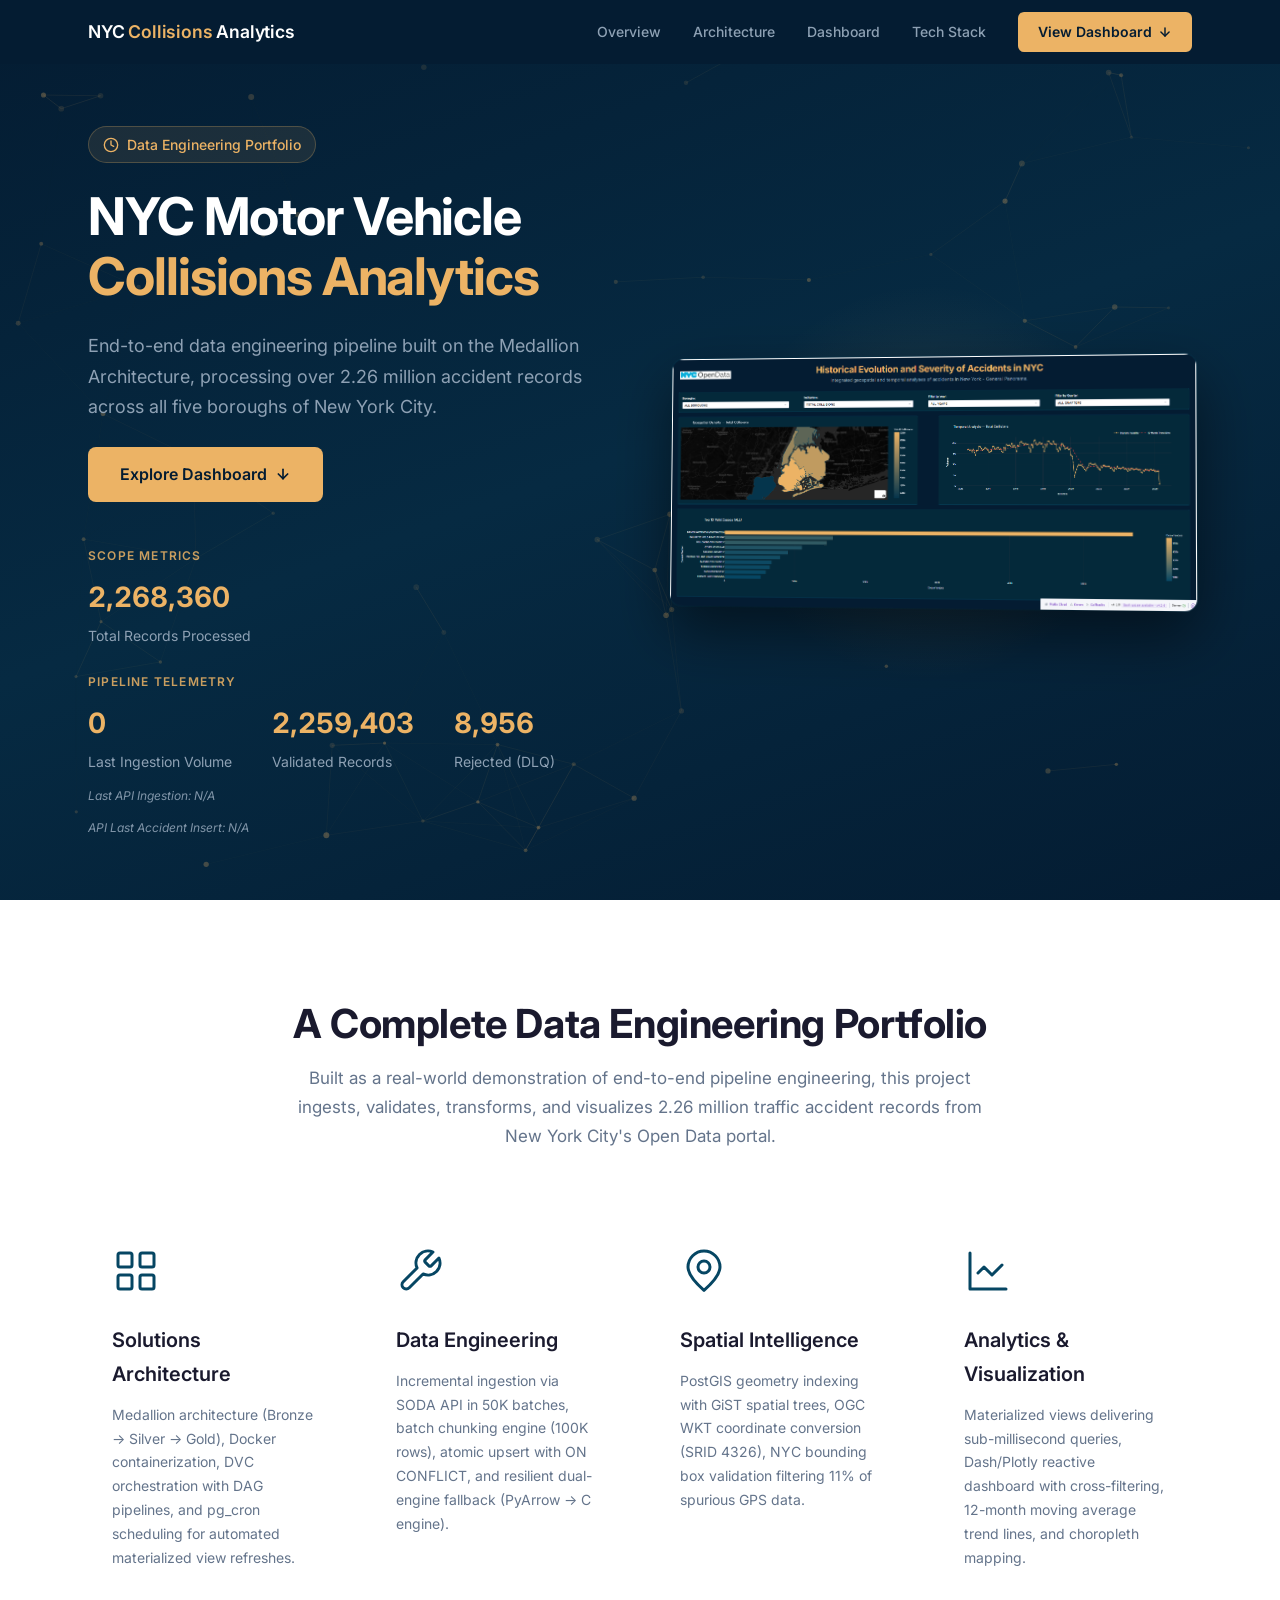
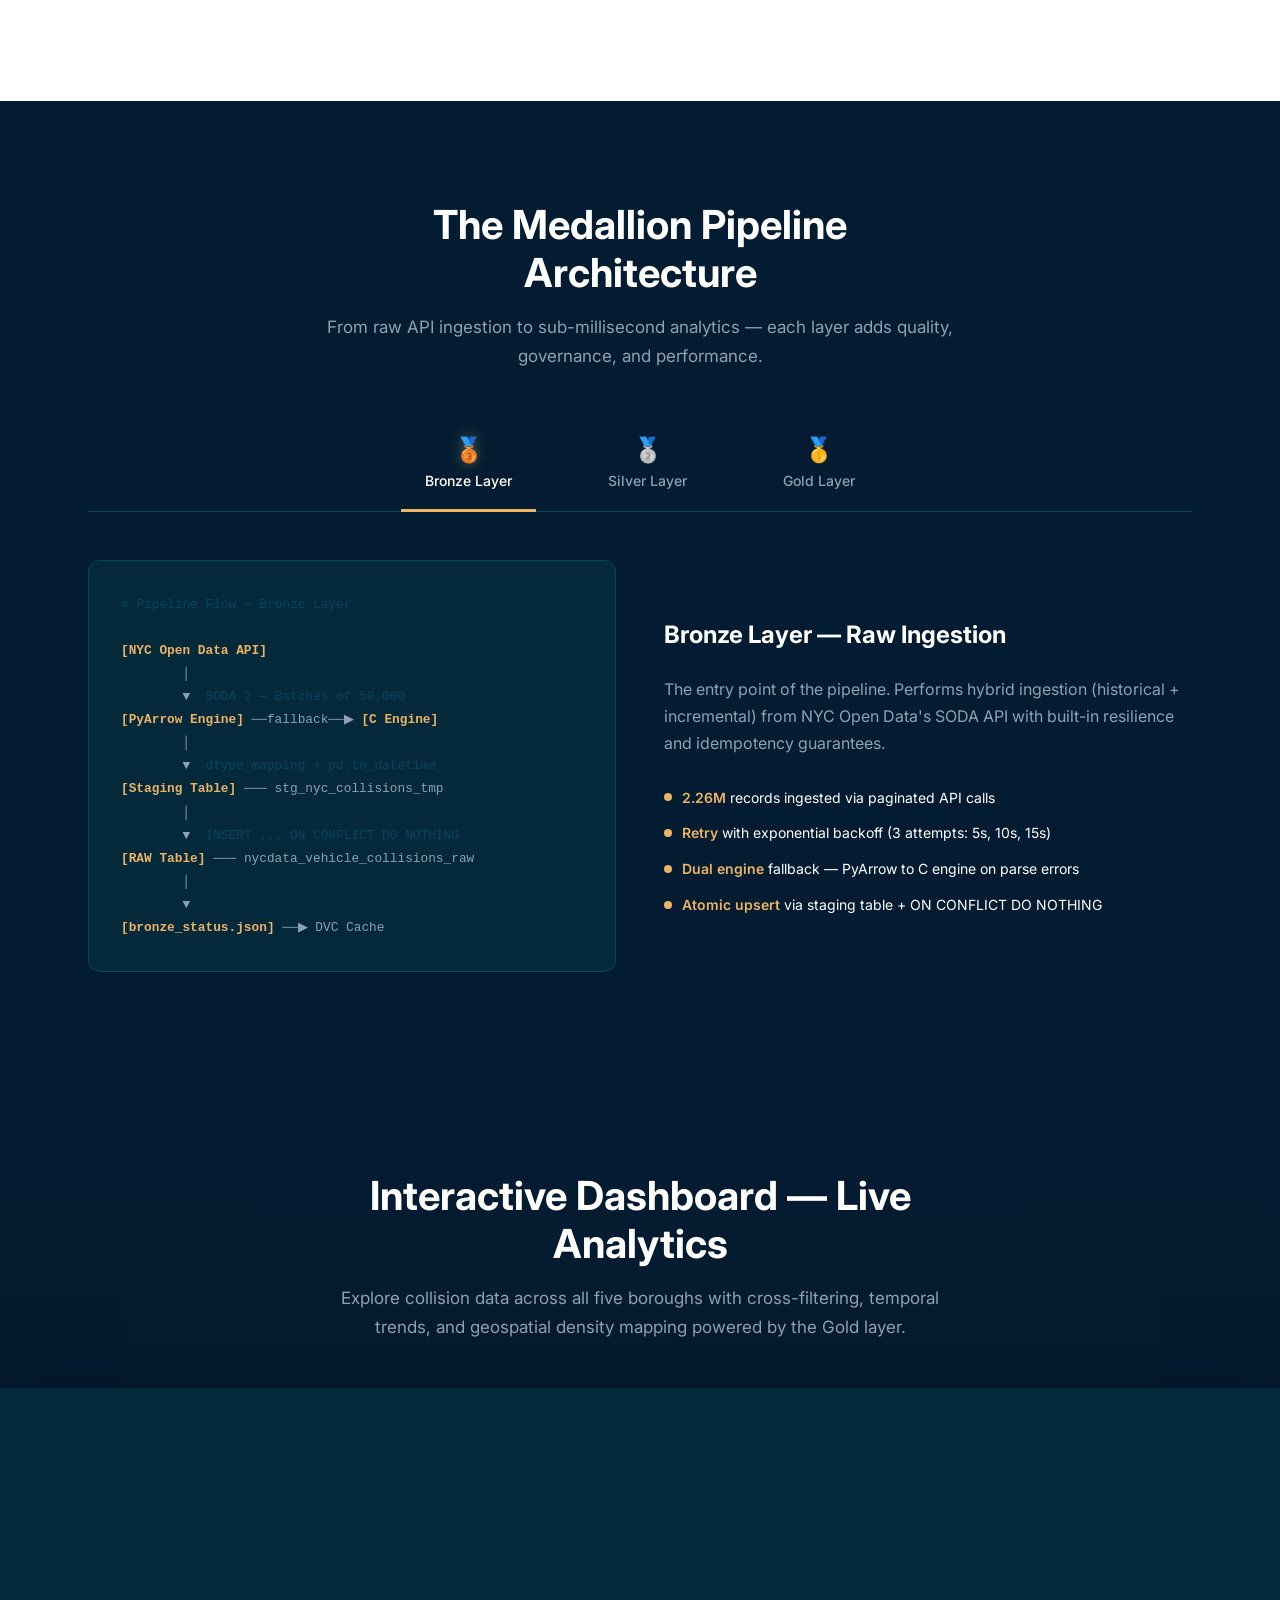
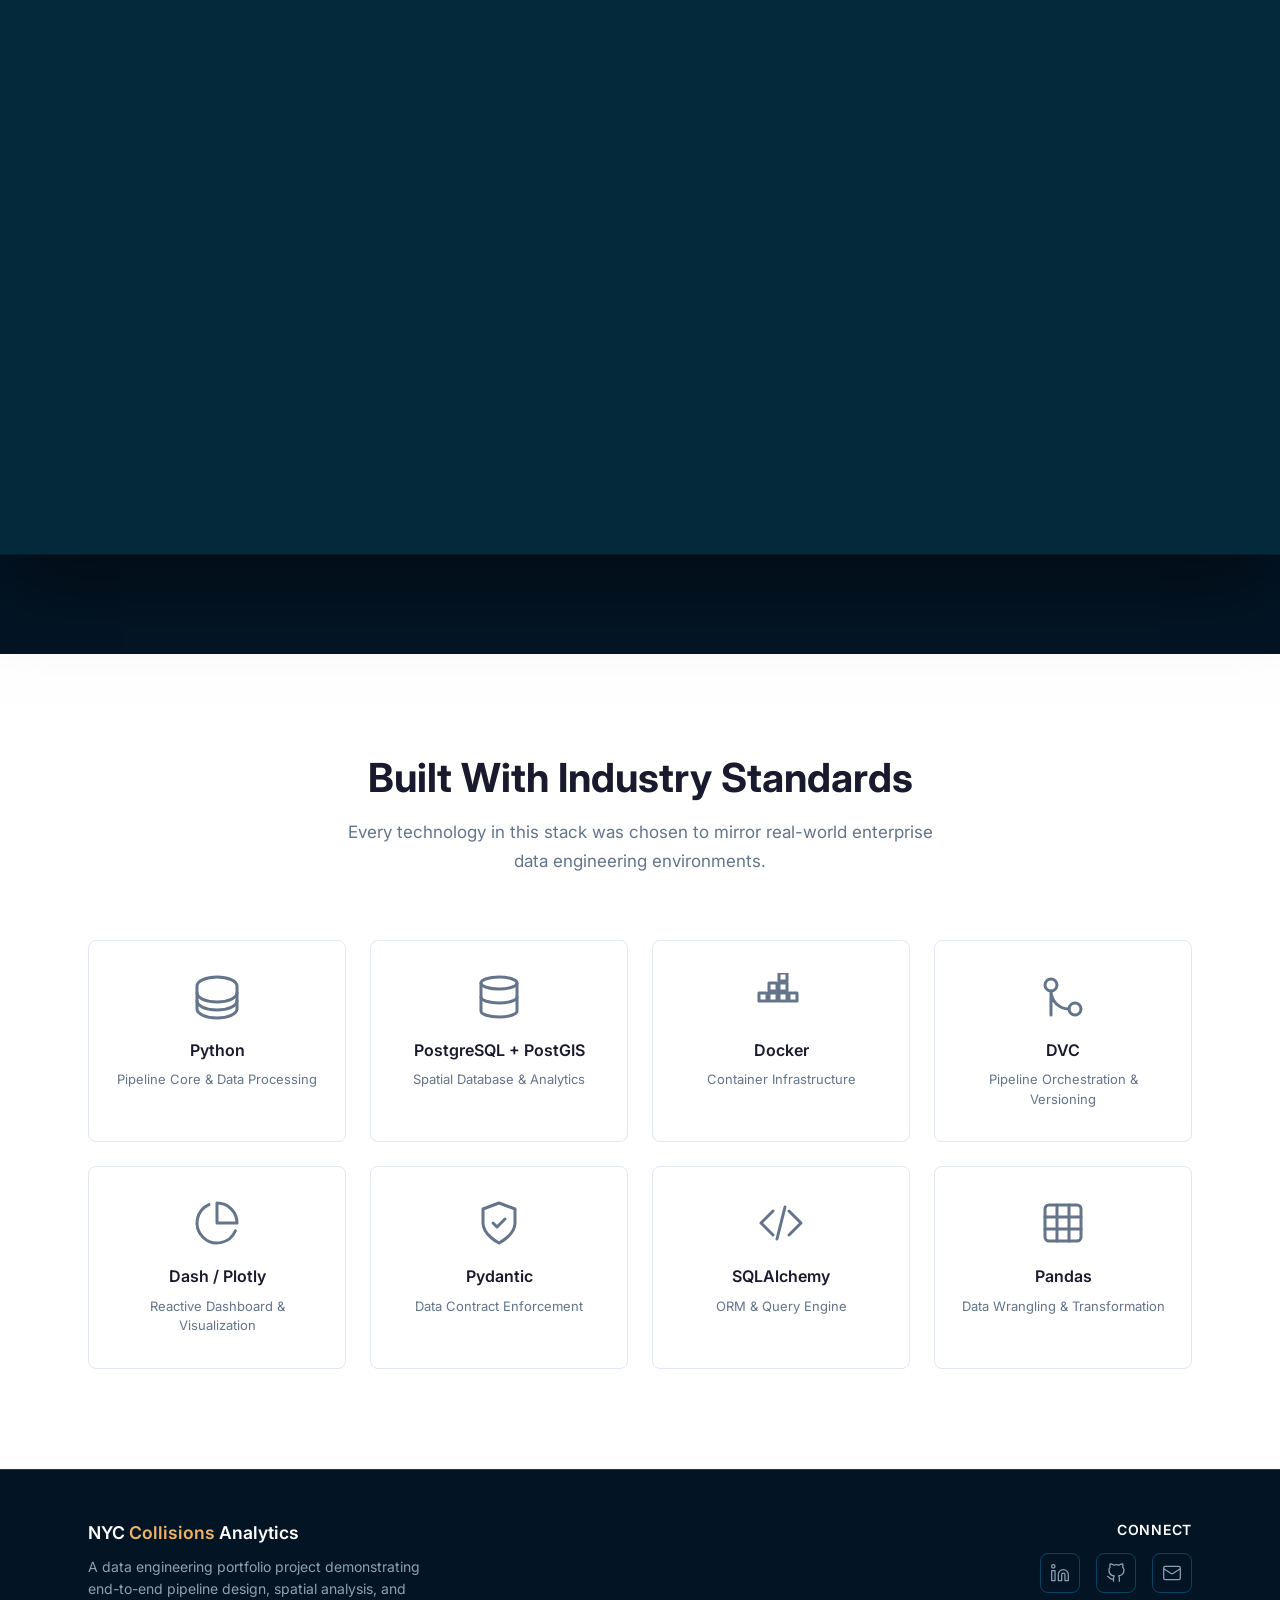
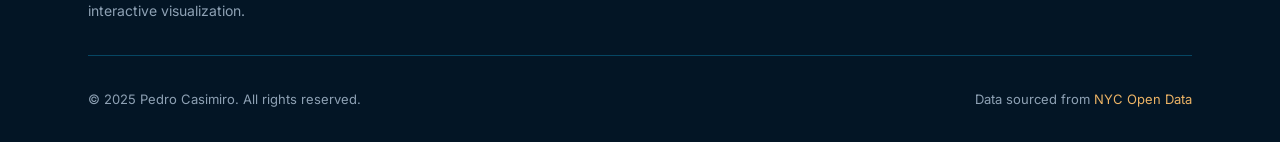
<file: landing/index.html>
<!DOCTYPE html>
<html lang="en">
<head>
  <meta charset="UTF-8">
  <meta name="viewport" content="width=device-width, initial-scale=1.0">
  <title>NYC Collisions Analytics — Data Engineering Portfolio</title>
  <meta name="description" content="End-to-end data engineering pipeline processing 2.26M+ traffic accident records across New York City. Built with Python, PostgreSQL/PostGIS, Dash/Plotly, Docker, and DVC.">
  <meta name="author" content="Pedro Casimiro">

  <!-- Open Graph -->
  <meta property="og:title" content="NYC Collisions Analytics — Data Engineering Portfolio">
  <meta property="og:description" content="End-to-end Medallion architecture pipeline with interactive geospatial dashboard analyzing 13+ years of NYC traffic collisions.">
  <meta property="og:type" content="website">
  <meta property="og:image" content="assets/images/dashboard-screenshot.png">

  <!-- Fonts -->
  <link rel="preconnect" href="https://fonts.googleapis.com">
  <link rel="preconnect" href="https://fonts.gstatic.com" crossorigin>
  <link href="https://fonts.googleapis.com/css2?family=Inter:wght@300;400;500;600;700&display=swap" rel="stylesheet">

  <!-- Styles -->
  <link rel="stylesheet" href="css/styles.css">
</head>
<body>

  <!-- ====================================================================
       NAVIGATION BAR (Sticky)
       ==================================================================== -->
  <nav class="navbar" id="navbar">
    <div class="container">
      <a href="#hero" class="navbar__brand">NYC <span>Collisions</span> Analytics</a>

      <div class="navbar__links" id="nav-links">
        <a href="#about" class="navbar__link" data-section="about">Overview</a>
        <a href="#architecture" class="navbar__link" data-section="architecture">Architecture</a>
        <a href="#dashboard" class="navbar__link" data-section="dashboard">Dashboard</a>
        <a href="#techstack" class="navbar__link" data-section="techstack">Tech Stack</a>
        <a href="#dashboard" class="navbar__cta">
          View Dashboard
          <svg width="14" height="14" viewBox="0 0 24 24" fill="none" stroke="currentColor" stroke-width="2.5" stroke-linecap="round" stroke-linejoin="round"><path d="M12 5v14"/><path d="m19 12-7 7-7-7"/></svg>
        </a>
      </div>

      <button class="navbar__hamburger" id="hamburger" aria-label="Toggle navigation menu">
        <span></span><span></span><span></span>
      </button>
    </div>

    <!-- Mobile menu -->
    <div class="navbar__mobile-menu" id="mobile-menu">
      <a href="#about" data-section="about">Overview</a>
      <a href="#architecture" data-section="architecture">Architecture</a>
      <a href="#dashboard" data-section="dashboard">Dashboard</a>
      <a href="#techstack" data-section="techstack">Tech Stack</a>
    </div>
  </nav>

  <!-- ====================================================================
       HERO SECTION
       ==================================================================== -->
  <section class="hero section-dark" id="hero">
    <!-- Network mesh background (canvas) -->
    <canvas class="hero__network" id="hero-network"></canvas>

    <div class="container">
      <!-- Left: Content -->
      <div class="hero__content">
        <div class="hero__badge">
          <svg width="16" height="16" viewBox="0 0 24 24" fill="none" stroke="currentColor" stroke-width="2" stroke-linecap="round" stroke-linejoin="round"><circle cx="12" cy="12" r="10"/><path d="M12 6v6l4 2"/></svg>
          Data Engineering Portfolio
        </div>

        <h1 class="hero__title">
          NYC Motor Vehicle<br><span>Collisions Analytics</span>
        </h1>

        <p class="hero__subtitle">
          End-to-end data engineering pipeline built on the Medallion Architecture, processing over 2.26 million accident records across all five boroughs of New York City.
        </p>

        <a href="#dashboard" class="hero__cta">
          Explore Dashboard
          <svg width="16" height="16" viewBox="0 0 24 24" fill="none" stroke="currentColor" stroke-width="2.5" stroke-linecap="round" stroke-linejoin="round"><path d="M12 5v14"/><path d="m19 12-7 7-7-7"/></svg>
        </a>

        <div class="hero__kpis-grid">
          <div class="hero__kpi-group">
            <h4 class="hero__kpi-group-title">Scope Metrics</h4>
            <div class="hero__kpis-row">
              <div class="hero__kpi">
                <span class="hero__kpi-value" data-kpi="records-processed" data-target="2268915" data-suffix="">0</span>
                <span class="hero__kpi-label">Total Records Processed</span>
              </div>
            </div>
          </div>
          
          <div class="hero__kpi-group">
            <h4 class="hero__kpi-group-title">Pipeline Telemetry</h4>
            <div class="hero__kpis-row">
              <div class="hero__kpi">
                <span class="hero__kpi-value" data-kpi="last-ingest-qty" data-target="0" data-suffix="">0</span>
                <span class="hero__kpi-label">Last Ingestion Volume</span>
              </div>
              <div class="hero__kpi">
                <span class="hero__kpi-value" data-kpi="records-approved" data-target="2259956" data-suffix="">0</span>
                <span class="hero__kpi-label">Validated Records</span>
              </div>
              <div class="hero__kpi">
                <span class="hero__kpi-value" data-kpi="records-rejected" data-target="8959" data-suffix="">0</span>
                <span class="hero__kpi-label">Rejected (DLQ)</span>
              </div>
            </div>
            <div class="hero__kpi-timestamp">
              Last API Ingestion: <span id="last-ingest-date">N/A</span>
            </div>
            <div class="hero__kpi-timestamp">
              API Last Accident Insert: <span id="last-accident-insert">N/A</span>
            </div>
          </div>
        </div>
      </div>

      <!-- Right: Dashboard mockup -->
      <div class="hero__visual">
        <div class="hero__glow"></div>
        <img
          src="assets/images/dashboard-screenshot.png"
          alt="NYC Collisions Analytics Dashboard showing choropleth map, temporal analysis, and top contributing factors"
          class="hero__mockup"
          loading="eager"
        >
      </div>
    </div>
  </section>

  <!-- ====================================================================
       ABOUT SECTION (White Background)
       ==================================================================== -->
  <section class="about section-light" id="about">
    <div class="container">
      <div class="about__header reveal">
        <h2 class="about__title">A Complete Data Engineering Portfolio</h2>
        <p class="about__subtitle">
          Built as a real-world demonstration of end-to-end pipeline engineering, this project ingests, validates, transforms, and visualizes 2.26 million traffic accident records from New York City's Open Data portal.
        </p>
      </div>

      <div class="about__grid">
        <!-- Card 1: Solutions Architecture -->
        <div class="about__card reveal reveal-delay-1">
          <svg class="about__card-icon" viewBox="0 0 24 24" fill="none" stroke="currentColor" stroke-width="1.5" stroke-linecap="round" stroke-linejoin="round">
            <rect x="3" y="3" width="7" height="7" rx="1"/>
            <rect x="14" y="3" width="7" height="7" rx="1"/>
            <rect x="3" y="14" width="7" height="7" rx="1"/>
            <rect x="14" y="14" width="7" height="7" rx="1"/>
          </svg>
          <h3 class="about__card-title">Solutions Architecture</h3>
          <p class="about__card-text">Medallion architecture (Bronze → Silver → Gold), Docker containerization, DVC orchestration with DAG pipelines, and pg_cron scheduling for automated materialized view refreshes.</p>
        </div>

        <!-- Card 2: Data Engineering -->
        <div class="about__card reveal reveal-delay-2">
          <svg class="about__card-icon" viewBox="0 0 24 24" fill="none" stroke="currentColor" stroke-width="1.5" stroke-linecap="round" stroke-linejoin="round">
            <path d="M14.7 6.3a1 1 0 0 0 0 1.4l1.6 1.6a1 1 0 0 0 1.4 0l3.77-3.77a6 6 0 0 1-7.94 7.94l-6.91 6.91a2.12 2.12 0 0 1-3-3l6.91-6.91a6 6 0 0 1 7.94-7.94l-3.76 3.76z"/>
          </svg>
          <h3 class="about__card-title">Data Engineering</h3>
          <p class="about__card-text">Incremental ingestion via SODA API in 50K batches, batch chunking engine (100K rows), atomic upsert with ON CONFLICT, and resilient dual-engine fallback (PyArrow → C engine).</p>
        </div>

        <!-- Card 3: Spatial Intelligence -->
        <div class="about__card reveal reveal-delay-3">
          <svg class="about__card-icon" viewBox="0 0 24 24" fill="none" stroke="currentColor" stroke-width="1.5" stroke-linecap="round" stroke-linejoin="round">
            <circle cx="12" cy="10" r="3"/>
            <path d="M12 21.7C17.3 17 20 13 20 10a8 8 0 1 0-16 0c0 3 2.7 7 8 11.7z"/>
          </svg>
          <h3 class="about__card-title">Spatial Intelligence</h3>
          <p class="about__card-text">PostGIS geometry indexing with GiST spatial trees, OGC WKT coordinate conversion (SRID 4326), NYC bounding box validation filtering 11% of spurious GPS data.</p>
        </div>

        <!-- Card 4: Analytics & BI -->
        <div class="about__card reveal reveal-delay-4">
          <svg class="about__card-icon" viewBox="0 0 24 24" fill="none" stroke="currentColor" stroke-width="1.5" stroke-linecap="round" stroke-linejoin="round">
            <path d="M3 3v18h18"/>
            <path d="m19 9-5 5-4-4-3 3"/>
          </svg>
          <h3 class="about__card-title">Analytics &amp; Visualization</h3>
          <p class="about__card-text">Materialized views delivering sub-millisecond queries, Dash/Plotly reactive dashboard with cross-filtering, 12-month moving average trend lines, and choropleth mapping.</p>
        </div>
      </div>
    </div>
  </section>

  <!-- ====================================================================
       ARCHITECTURE SECTION (Dark Background — Tabs + Split Layout)
       ==================================================================== -->
  <section class="architecture section-dark" id="architecture">
    <div class="container">
      <div class="architecture__header reveal">
        <h2 class="architecture__title">The Medallion Pipeline Architecture</h2>
        <p class="architecture__subtitle">From raw API ingestion to sub-millisecond analytics — each layer adds quality, governance, and performance.</p>
      </div>

      <!-- Tab Navigation -->
      <div class="architecture__tabs reveal">
        <button class="architecture__tab active" data-tab="bronze">
          <span class="architecture__tab-icon">🥉</span>
          Bronze Layer
        </button>
        <button class="architecture__tab" data-tab="silver">
          <span class="architecture__tab-icon">🥈</span>
          Silver Layer
        </button>
        <button class="architecture__tab" data-tab="gold">
          <span class="architecture__tab-icon">🥇</span>
          Gold Layer
        </button>
      </div>

      <!-- Tab Content: Bronze -->
      <div class="architecture__content active" id="tab-bronze">
        <div class="architecture__visual">
          <div class="architecture__diagram"><span class="dim"># Pipeline Flow — Bronze Layer</span>

<span class="highlight">[NYC Open Data API]</span>
        │
        ▼  <span class="dim">SODA 2 — Batches of 50,000</span>
<span class="highlight">[PyArrow Engine]</span> ──fallback──▶ <span class="highlight">[C Engine]</span>
        │
        ▼  <span class="dim">dtype mapping + pd.to_datetime</span>
<span class="highlight">[Staging Table]</span> ─── stg_nyc_collisions_tmp
        │
        ▼  <span class="dim">INSERT ... ON CONFLICT DO NOTHING</span>
<span class="highlight">[RAW Table]</span> ─── nycdata_vehicle_collisions_raw
        │
        ▼
<span class="highlight">[bronze_status.json]</span> ──▶ DVC Cache</div>
        </div>
        <div class="architecture__info">
          <h3 class="architecture__layer-title">Bronze Layer — Raw Ingestion</h3>
          <p class="architecture__layer-desc">The entry point of the pipeline. Performs hybrid ingestion (historical + incremental) from NYC Open Data's SODA API with built-in resilience and idempotency guarantees.</p>
          <div class="architecture__metrics">
            <div class="architecture__metric">
              <span class="architecture__metric-dot"></span>
              <span><strong>2.26M</strong> records ingested via paginated API calls</span>
            </div>
            <div class="architecture__metric">
              <span class="architecture__metric-dot"></span>
              <span><strong>Retry</strong> with exponential backoff (3 attempts: 5s, 10s, 15s)</span>
            </div>
            <div class="architecture__metric">
              <span class="architecture__metric-dot"></span>
              <span><strong>Dual engine</strong> fallback — PyArrow to C engine on parse errors</span>
            </div>
            <div class="architecture__metric">
              <span class="architecture__metric-dot"></span>
              <span><strong>Atomic upsert</strong> via staging table + ON CONFLICT DO NOTHING</span>
            </div>
          </div>
        </div>
      </div>

      <!-- Tab Content: Silver -->
      <div class="architecture__content" id="tab-silver">
        <div class="architecture__visual">
          <div class="architecture__diagram"><span class="dim"># Pipeline Flow — Silver Layer</span>

<span class="highlight">[RAW Table (Bronze)]</span>
        │
        ▼  <span class="dim">Batch chunks of 100,000 rows</span>
<span class="highlight">[Pydantic Contract]</span> ── schemas.py (BaseModel)
        │
   ┌────┴────┐
   ▼         ▼
<span class="highlight">[Valid]</span>    <span class="dim">[Invalid → DLQ]</span>
   │         <span class="dim">nycdata_vehicle_collisions_rejections</span>
   ▼
<span class="highlight">[Feature Engineering]</span>
   │  <span class="dim">UTC timestamps, PostGIS WKT, BBox mask</span>
   ▼
<span class="highlight">[Staging]</span> ──▶ <span class="highlight">[Cleaned Table]</span>
   <span class="dim">INSERT ... ON CONFLICT DO UPDATE</span>
        │
        ▼
<span class="highlight">[silver_status.json]</span> ──▶ DVC Metrics</div>
        </div>
        <div class="architecture__info">
          <h3 class="architecture__layer-title">Silver Layer — Cleaning &amp; Contracts</h3>
          <p class="architecture__layer-desc">Consolidates data quality and governance. Applies Pydantic data contracts, spatial enrichment via PostGIS, and timezone normalization to UTC — all processed in memory-efficient chunks.</p>
          <div class="architecture__metrics">
            <div class="architecture__metric">
              <span class="architecture__metric-dot"></span>
              <span><strong>99.8%</strong> approval rate — only 4,841 of 2.26M rejected</span>
            </div>
            <div class="architecture__metric">
              <span class="architecture__metric-dot"></span>
              <span><strong>Pydantic</strong> BaseModel enforcing types, ranges, and business rules</span>
            </div>
            <div class="architecture__metric">
              <span class="architecture__metric-dot"></span>
              <span><strong>Bounding box</strong> filtering 11% spurious GPS coordinates to NULL</span>
            </div>
            <div class="architecture__metric">
              <span class="architecture__metric-dot"></span>
              <span><strong>Dead Letter Queue</strong> preserving rejected payloads for audit</span>
            </div>
          </div>
        </div>
      </div>

      <!-- Tab Content: Gold -->
      <div class="architecture__content" id="tab-gold">
        <div class="architecture__visual">
          <div class="architecture__diagram"><span class="dim"># Pipeline Flow — Gold Layer</span>

<span class="highlight">[Cleaned Table (Silver)]</span>
        │
        ▼  <span class="dim">Query Pushdown — SQL aggregation</span>
   ┌────┴────────────────────┐
   ▼                         ▼
<span class="highlight">[MV: Fact Temporal]</span>     <span class="highlight">[MV: Contributing Factors]</span>
   <span class="dim">year, month, borough</span>     <span class="dim">UNION ALL of 5 vehicle columns</span>
   <span class="dim">collisions, fatalities</span>   <span class="dim">Excludes UNSPECIFIED/UNKNOWN</span>
   │                         │
   ▼                         ▼
<span class="highlight">[pg_cron: 02:00 AM]</span>     <span class="highlight">[pg_cron: 02:05 AM]</span>
   <span class="dim">REFRESH CONCURRENTLY</span>     <span class="dim">REFRESH CONCURRENTLY</span>
        │
        ▼
<span class="highlight">[Dash/Plotly Dashboard]</span>
   <span class="dim">Sub-millisecond reactive queries</span></div>
        </div>
        <div class="architecture__info">
          <h3 class="architecture__layer-title">Gold Layer — Analytics &amp; Presentation</h3>
          <p class="architecture__layer-desc">The final layer reduces 2.26M rows to under 1,000 pre-aggregated records using materialized views. Daily refresh is orchestrated by pg_cron directly inside the database container.</p>
          <div class="architecture__metrics">
            <div class="architecture__metric">
              <span class="architecture__metric-dot"></span>
              <span><strong>&lt;1ms</strong> query latency via pre-aggregated materialized views</span>
            </div>
            <div class="architecture__metric">
              <span class="architecture__metric-dot"></span>
              <span><strong>CONCURRENT</strong> refresh — zero downtime during recalculation</span>
            </div>
            <div class="architecture__metric">
              <span class="architecture__metric-dot"></span>
              <span><strong>pg_cron</strong> autonomous scheduling at 02:00 AM daily</span>
            </div>
            <div class="architecture__metric">
              <span class="architecture__metric-dot"></span>
              <span><strong>B-Tree + GiST</strong> composite indexes for analytical filtering</span>
            </div>
          </div>
        </div>
      </div>
    </div>
  </section>

  <!-- ====================================================================
       DASHBOARD SECTION (Dark Background — Iframe Showcase)
       ==================================================================== -->
  <section class="dashboard section-dark" id="dashboard">
    <div class="container">
      <div class="dashboard__header reveal">
        <h2 class="dashboard__title">Interactive Dashboard — Live Analytics</h2>
        <p class="dashboard__subtitle">Explore collision data across all five boroughs with cross-filtering, temporal trends, and geospatial density mapping powered by the Gold layer.</p>
      </div>

      <div class="dashboard__container reveal">
        <!-- Loading state -->
        <div class="dashboard__loading" id="dash-loading">
          <div class="dashboard__loading-spinner"></div>
          <span class="dashboard__loading-text">Connecting to dashboard server...</span>
        </div>

        <!-- Iframe -->
        <iframe
          id="dash-iframe"
          class="dashboard__iframe"
          src=""
          title="NYC Collisions Interactive Dashboard"
          loading="lazy"
          allow="fullscreen"
        ></iframe>

        <!-- Fallback (screenshot + overlay) -->
        <div class="dashboard__fallback" id="dash-fallback">
          <img src="assets/images/dashboard-screenshot.png" alt="NYC Collisions Dashboard Preview">
          <div class="dashboard__fallback-overlay">
            <svg class="dashboard__fallback-icon" viewBox="0 0 24 24" fill="none" stroke="currentColor" stroke-width="1.5" stroke-linecap="round" stroke-linejoin="round">
              <rect x="2" y="3" width="20" height="14" rx="2"/>
              <path d="M8 21h8"/><path d="M12 17v4"/>
              <path d="m10 9 4 2-4 2V9z"/>
            </svg>
            <p class="dashboard__fallback-text">Dashboard Preview</p>
            <p class="dashboard__fallback-hint">The live interactive dashboard requires the Dash server to be running. Start it locally with <code>python NYCdata/scripts/3_nycdata_gold_dash.py</code></p>
          </div>
        </div>
      </div>
    </div>
  </section>

  <!-- ====================================================================
       TECH STACK SECTION (White Background)
       ==================================================================== -->
  <section class="techstack section-light" id="techstack">
    <div class="container">
      <div class="techstack__header reveal">
        <h2 class="techstack__title">Built With Industry Standards</h2>
        <p class="techstack__subtitle">Every technology in this stack was chosen to mirror real-world enterprise data engineering environments.</p>
      </div>

      <div class="techstack__grid">
        <!-- Python -->
        <div class="techstack__card reveal reveal-delay-1">
          <svg class="techstack__card-icon" viewBox="0 0 24 24" fill="none" stroke="currentColor" stroke-width="1.5" stroke-linecap="round" stroke-linejoin="round">
            <path d="M12 2C6.48 2 2 4.02 2 6.5V10c0 2.48 4.48 4.5 10 4.5S22 12.48 22 10V6.5C22 4.02 17.52 2 12 2z"/>
            <path d="M2 10v4c0 2.48 4.48 4.5 10 4.5S22 16.48 22 14V10"/>
            <path d="M2 14v4c0 2.48 4.48 4.5 10 4.5S22 20.48 22 18V14"/>
          </svg>
          <span class="techstack__card-name">Python</span>
          <span class="techstack__card-role">Pipeline Core &amp; Data Processing</span>
        </div>

        <!-- PostgreSQL + PostGIS -->
        <div class="techstack__card reveal reveal-delay-2">
          <svg class="techstack__card-icon" viewBox="0 0 24 24" fill="none" stroke="currentColor" stroke-width="1.5" stroke-linecap="round" stroke-linejoin="round">
            <ellipse cx="12" cy="5" rx="9" ry="3"/>
            <path d="M3 5v14c0 1.66 4.03 3 9 3s9-1.34 9-3V5"/>
            <path d="M3 12c0 1.66 4.03 3 9 3s9-1.34 9-3"/>
          </svg>
          <span class="techstack__card-name">PostgreSQL + PostGIS</span>
          <span class="techstack__card-role">Spatial Database &amp; Analytics</span>
        </div>

        <!-- Docker -->
        <div class="techstack__card reveal reveal-delay-3">
          <svg class="techstack__card-icon" viewBox="0 0 24 24" fill="none" stroke="currentColor" stroke-width="1.5" stroke-linecap="round" stroke-linejoin="round">
            <rect x="1" y="10" width="4" height="4"/>
            <rect x="6" y="10" width="4" height="4"/>
            <rect x="11" y="10" width="4" height="4"/>
            <rect x="16" y="10" width="4" height="4"/>
            <rect x="6" y="5" width="4" height="4"/>
            <rect x="11" y="5" width="4" height="4"/>
            <rect x="11" y="0" width="4" height="4"/>
          </svg>
          <span class="techstack__card-name">Docker</span>
          <span class="techstack__card-role">Container Infrastructure</span>
        </div>

        <!-- DVC -->
        <div class="techstack__card reveal reveal-delay-4">
          <svg class="techstack__card-icon" viewBox="0 0 24 24" fill="none" stroke="currentColor" stroke-width="1.5" stroke-linecap="round" stroke-linejoin="round">
            <circle cx="18" cy="18" r="3"/><circle cx="6" cy="6" r="3"/>
            <path d="M6 21V9a9 9 0 0 0 9 9"/>
          </svg>
          <span class="techstack__card-name">DVC</span>
          <span class="techstack__card-role">Pipeline Orchestration &amp; Versioning</span>
        </div>

        <!-- Dash / Plotly -->
        <div class="techstack__card reveal reveal-delay-1">
          <svg class="techstack__card-icon" viewBox="0 0 24 24" fill="none" stroke="currentColor" stroke-width="1.5" stroke-linecap="round" stroke-linejoin="round">
            <path d="M21.21 15.89A10 10 0 1 1 8 2.83"/>
            <path d="M22 12A10 10 0 0 0 12 2v10z"/>
          </svg>
          <span class="techstack__card-name">Dash / Plotly</span>
          <span class="techstack__card-role">Reactive Dashboard &amp; Visualization</span>
        </div>

        <!-- Pydantic -->
        <div class="techstack__card reveal reveal-delay-2">
          <svg class="techstack__card-icon" viewBox="0 0 24 24" fill="none" stroke="currentColor" stroke-width="1.5" stroke-linecap="round" stroke-linejoin="round">
            <path d="M12 22s8-4 8-10V5l-8-3-8 3v7c0 6 8 10 8 10z"/>
            <path d="m9 12 2 2 4-4"/>
          </svg>
          <span class="techstack__card-name">Pydantic</span>
          <span class="techstack__card-role">Data Contract Enforcement</span>
        </div>

        <!-- SQLAlchemy -->
        <div class="techstack__card reveal reveal-delay-3">
          <svg class="techstack__card-icon" viewBox="0 0 24 24" fill="none" stroke="currentColor" stroke-width="1.5" stroke-linecap="round" stroke-linejoin="round">
            <polyline points="16 18 22 12 16 6"/>
            <polyline points="8 6 2 12 8 18"/>
            <line x1="14" y1="4" x2="10" y2="20"/>
          </svg>
          <span class="techstack__card-name">SQLAlchemy</span>
          <span class="techstack__card-role">ORM &amp; Query Engine</span>
        </div>

        <!-- Pandas -->
        <div class="techstack__card reveal reveal-delay-4">
          <svg class="techstack__card-icon" viewBox="0 0 24 24" fill="none" stroke="currentColor" stroke-width="1.5" stroke-linecap="round" stroke-linejoin="round">
            <rect x="3" y="3" width="18" height="18" rx="2"/>
            <path d="M3 9h18"/><path d="M3 15h18"/>
            <path d="M9 3v18"/><path d="M15 3v18"/>
          </svg>
          <span class="techstack__card-name">Pandas</span>
          <span class="techstack__card-role">Data Wrangling &amp; Transformation</span>
        </div>
      </div>
    </div>
  </section>

  <!-- ====================================================================
       FOOTER
       ==================================================================== -->
  <footer class="footer" id="footer">
    <div class="container">
      <div class="footer__top">
        <div class="footer__brand">
          <div class="footer__brand-name">NYC <span>Collisions</span> Analytics</div>
          <p class="footer__brand-desc">A data engineering portfolio project demonstrating end-to-end pipeline design, spatial analysis, and interactive visualization.</p>
        </div>

        <div class="footer__social">
          <span class="footer__social-title">Connect</span>
          <div class="footer__social-links">
            <!-- LinkedIn -->
            <a href="https://www.linkedin.com/in/phmcasimiro/" target="_blank" rel="noopener noreferrer" class="footer__social-link" aria-label="LinkedIn Profile">
              <svg viewBox="0 0 24 24" fill="none" stroke="currentColor" stroke-width="1.5" stroke-linecap="round" stroke-linejoin="round">
                <path d="M16 8a6 6 0 0 1 6 6v7h-4v-7a2 2 0 0 0-2-2 2 2 0 0 0-2 2v7h-4v-7a6 6 0 0 1 6-6z"/>
                <rect x="2" y="9" width="4" height="12"/><circle cx="4" cy="4" r="2"/>
              </svg>
            </a>
            <!-- GitHub -->
            <a href="https://github.com/phmcasimiro" target="_blank" rel="noopener noreferrer" class="footer__social-link" aria-label="GitHub Profile">
              <svg viewBox="0 0 24 24" fill="none" stroke="currentColor" stroke-width="1.5" stroke-linecap="round" stroke-linejoin="round">
                <path d="M9 19c-5 1.5-5-2.5-7-3m14 6v-3.87a3.37 3.37 0 0 0-.94-2.61c3.14-.35 6.44-1.54 6.44-7A5.44 5.44 0 0 0 20 4.77 5.07 5.07 0 0 0 19.91 1S18.73.65 16 2.48a13.38 13.38 0 0 0-7 0C6.27.65 5.09 1 5.09 1A5.07 5.07 0 0 0 5 4.77a5.44 5.44 0 0 0-1.5 3.78c0 5.42 3.3 6.61 6.44 7A3.37 3.37 0 0 0 9 18.13V22"/>
              </svg>
            </a>
            <!-- Email -->
            <a href="mailto:phmcasimiro@gmail.com" class="footer__social-link" aria-label="Email Contact">
              <svg viewBox="0 0 24 24" fill="none" stroke="currentColor" stroke-width="1.5" stroke-linecap="round" stroke-linejoin="round">
                <rect x="2" y="4" width="20" height="16" rx="2"/>
                <path d="m22 7-8.97 5.7a1.94 1.94 0 0 1-2.06 0L2 7"/>
              </svg>
            </a>
          </div>
        </div>
      </div>

      <div class="footer__divider"></div>

      <div class="footer__bottom">
        <span>&copy; 2025 Pedro Casimiro. All rights reserved.</span>
        <span>Data sourced from <a href="https://data.cityofnewyork.us/Public-Safety/Motor-Vehicle-Collisions-Crashes/h9gi-nx95/about_data" target="_blank" rel="noopener noreferrer">NYC Open Data</a></span>
      </div>
    </div>
  </footer>

  <!-- Scripts -->
  <script src="js/main.js"></script>
</body>
</html>
</file>
<file: landing/css/styles.css>
/* ==========================================================================
   NYC Collisions Analytics — Landing Page Design System
   Inspired by Esri ArcGIS Enterprise design language
   Palette inherited from Dash dashboard for visual coherence
   ========================================================================== */

/* --------------------------------------------------------------------------
   0. CSS CUSTOM PROPERTIES (Design Tokens)
   -------------------------------------------------------------------------- */
:root {
  /* — Colors — */
  --bg-dark:          #041C32;
  --bg-dark-deep:     #031525;
  --bg-dark-card:     #04293A;
  --bg-light:         #FFFFFF;
  --bg-light-alt:     #F7F8FA;
  --border-accent:    #064663;
  --border-light:     #E2E8F0;
  --gold-accent:      #ECB365;
  --gold-accent-hover:#F5C97A;
  --red-trend:        #EF4444;
  --text-dark:        #1A1A2E;
  --text-light:       #FFFFFF;
  --text-muted:       #8EA1B4;
  --text-muted-dark:  #64748B;

  /* — Typography — */
  --font-family:      'Inter', -apple-system, BlinkMacSystemFont, 'Segoe UI', sans-serif;
  --h1-size:          clamp(2.25rem, 4.5vw, 3.25rem);
  --h2-size:          clamp(1.75rem, 3.5vw, 2.5rem);
  --h3-size:          1.25rem;
  --body-size:        1rem;
  --small-size:       0.875rem;
  --line-height:      1.7;
  --fw-bold:          700;
  --fw-semi:          600;
  --fw-medium:        500;
  --fw-regular:       400;
  --fw-light:         300;

  /* — Layout — */
  --max-width:        1200px;
  --section-padding:  100px 0;
  --container-px:     clamp(1.25rem, 4vw, 3rem);
  --nav-height:       64px;
  --border-radius:    12px;
  --border-radius-sm: 8px;

  /* — Transitions — */
  --ease-out:         cubic-bezier(0.25, 0.46, 0.45, 0.94);
  --transition-fast:  0.2s var(--ease-out);
  --transition-mid:   0.35s var(--ease-out);
  --transition-slow:  0.6s var(--ease-out);
}

/* --------------------------------------------------------------------------
   1. CSS RESET & BASE
   -------------------------------------------------------------------------- */
*, *::before, *::after {
  margin: 0;
  padding: 0;
  box-sizing: border-box;
}

html {
  scroll-behavior: smooth;
  scroll-padding-top: var(--nav-height);
  -webkit-font-smoothing: antialiased;
  -moz-osx-font-smoothing: grayscale;
}

body {
  font-family: var(--font-family);
  font-size: var(--body-size);
  line-height: var(--line-height);
  color: var(--text-dark);
  background-color: var(--bg-dark);
  overflow-x: hidden;
}

img {
  max-width: 100%;
  height: auto;
  display: block;
}

a {
  text-decoration: none;
  color: inherit;
  transition: color var(--transition-fast);
}

ul, ol { list-style: none; }

button {
  font-family: inherit;
  cursor: pointer;
  border: none;
  background: none;
}

/* --------------------------------------------------------------------------
   2. UTILITY CLASSES
   -------------------------------------------------------------------------- */
.container {
  width: 100%;
  max-width: var(--max-width);
  margin: 0 auto;
  padding: 0 var(--container-px);
}

.section-dark {
  background-color: var(--bg-dark);
  color: var(--text-light);
}

.section-light {
  background-color: var(--bg-light);
  color: var(--text-dark);
}

.section-light-alt {
  background-color: var(--bg-light-alt);
  color: var(--text-dark);
}

/* Scroll-reveal (applied via JS IntersectionObserver) */
.reveal {
  opacity: 0;
  transform: translateY(30px);
  transition: opacity var(--transition-slow), transform var(--transition-slow);
}

.reveal.visible {
  opacity: 1;
  transform: translateY(0);
}

.reveal-delay-1 { transition-delay: 0.1s; }
.reveal-delay-2 { transition-delay: 0.2s; }
.reveal-delay-3 { transition-delay: 0.3s; }
.reveal-delay-4 { transition-delay: 0.4s; }

/* --------------------------------------------------------------------------
   3. STICKY NAVIGATION BAR
   -------------------------------------------------------------------------- */
.navbar {
  position: fixed;
  top: 0;
  left: 0;
  right: 0;
  height: var(--nav-height);
  background-color: var(--bg-dark);
  z-index: 1000;
  transition: box-shadow var(--transition-mid), background-color var(--transition-mid);
}

.navbar.scrolled {
  box-shadow: 0 2px 20px rgba(0, 0, 0, 0.4);
  background-color: var(--bg-dark-deep);
}

.navbar .container {
  display: flex;
  align-items: center;
  justify-content: space-between;
  height: 100%;
}

.navbar__brand {
  font-size: 1.1rem;
  font-weight: var(--fw-semi);
  color: var(--text-light);
  letter-spacing: -0.01em;
  white-space: nowrap;
}

.navbar__brand span {
  color: var(--gold-accent);
}

.navbar__links {
  display: flex;
  align-items: center;
  gap: 2rem;
}

.navbar__link {
  font-size: var(--small-size);
  font-weight: var(--fw-medium);
  color: var(--text-muted);
  position: relative;
  padding: 4px 0;
  transition: color var(--transition-fast);
}

.navbar__link::after {
  content: '';
  position: absolute;
  bottom: -2px;
  left: 0;
  width: 0;
  height: 2px;
  background-color: var(--gold-accent);
  transition: width var(--transition-mid);
}

.navbar__link:hover,
.navbar__link.active {
  color: var(--text-light);
}

.navbar__link:hover::after,
.navbar__link.active::after {
  width: 100%;
}

.navbar__cta {
  display: inline-flex;
  align-items: center;
  gap: 6px;
  padding: 8px 20px;
  background-color: var(--gold-accent);
  color: var(--bg-dark);
  font-size: var(--small-size);
  font-weight: var(--fw-semi);
  border-radius: 6px;
  transition: background-color var(--transition-fast), transform var(--transition-fast);
}

.navbar__cta:hover {
  background-color: var(--gold-accent-hover);
  transform: translateY(-1px);
}

/* Mobile hamburger */
.navbar__hamburger {
  display: none;
  flex-direction: column;
  gap: 5px;
  padding: 4px;
  cursor: pointer;
}

.navbar__hamburger span {
  display: block;
  width: 24px;
  height: 2px;
  background-color: var(--text-light);
  transition: transform var(--transition-mid), opacity var(--transition-mid);
}

.navbar__hamburger.open span:nth-child(1) {
  transform: translateY(7px) rotate(45deg);
}
.navbar__hamburger.open span:nth-child(2) {
  opacity: 0;
}
.navbar__hamburger.open span:nth-child(3) {
  transform: translateY(-7px) rotate(-45deg);
}

/* Mobile menu panel */
.navbar__mobile-menu {
  display: none;
  position: fixed;
  top: var(--nav-height);
  left: 0;
  right: 0;
  background-color: var(--bg-dark-deep);
  padding: 1.5rem var(--container-px);
  flex-direction: column;
  gap: 1rem;
  border-bottom: 1px solid var(--border-accent);
  transform: translateY(-100%);
  opacity: 0;
  transition: transform var(--transition-mid), opacity var(--transition-mid);
  z-index: 999;
}

.navbar__mobile-menu.open {
  transform: translateY(0);
  opacity: 1;
}

.navbar__mobile-menu a {
  font-size: 1rem;
  font-weight: var(--fw-medium);
  color: var(--text-muted);
  padding: 0.75rem 0;
  border-bottom: 1px solid var(--border-accent);
  transition: color var(--transition-fast);
}

.navbar__mobile-menu a:hover {
  color: var(--gold-accent);
}

/* --------------------------------------------------------------------------
   4. HERO SECTION
   -------------------------------------------------------------------------- */
.hero {
  min-height: 100vh;
  display: flex;
  align-items: center;
  padding-top: var(--nav-height);
  position: relative;
  overflow: hidden;
  background: linear-gradient(160deg, var(--bg-dark) 0%, #062a42 50%, var(--bg-dark) 100%);
}

.hero .container {
  display: grid;
  grid-template-columns: 1fr 1fr;
  gap: 3rem;
  align-items: center;
  position: relative;
  z-index: 2;
}

/* Network mesh background (canvas) */
.hero__network {
  position: absolute;
  inset: 0;
  width: 100%;
  height: 100%;
  z-index: 1;
  pointer-events: none;
}

/* Hero content (left) */
.hero__content {
  display: flex;
  flex-direction: column;
  gap: 1.5rem;
}

.hero__badge {
  display: inline-flex;
  align-items: center;
  gap: 8px;
  padding: 6px 14px;
  background: rgba(236, 179, 101, 0.1);
  border: 1px solid rgba(236, 179, 101, 0.25);
  border-radius: 50px;
  font-size: var(--small-size);
  font-weight: var(--fw-medium);
  color: var(--gold-accent);
  width: fit-content;
}

.hero__title {
  font-size: var(--h1-size);
  font-weight: var(--fw-bold);
  line-height: 1.15;
  color: var(--text-light);
  letter-spacing: -0.02em;
}

.hero__title span {
  color: var(--gold-accent);
}

.hero__subtitle {
  font-size: 1.125rem;
  font-weight: var(--fw-regular);
  color: var(--text-muted);
  max-width: 520px;
  line-height: 1.7;
}

.hero__cta {
  display: inline-flex;
  align-items: center;
  gap: 8px;
  padding: 14px 32px;
  background-color: var(--gold-accent);
  color: var(--bg-dark);
  font-size: 1rem;
  font-weight: var(--fw-semi);
  border-radius: 8px;
  width: fit-content;
  transition: background-color var(--transition-fast), transform var(--transition-fast), box-shadow var(--transition-fast);
}

.hero__cta:hover {
  background-color: var(--gold-accent-hover);
  transform: translateY(-2px);
  box-shadow: 0 8px 25px rgba(236, 179, 101, 0.3);
}

.hero__cta svg {
  transition: transform var(--transition-fast);
}

.hero__cta:hover svg {
  transform: translateY(2px);
}

/* KPIs row */
.hero__kpis-grid {
  display: flex;
  flex-direction: column;
  gap: 1.5rem;
  margin-top: 1.25rem;
}

.hero__kpi-group {
  display: flex;
  flex-direction: column;
  gap: 0.5rem;
}

.hero__kpi-group-title {
  font-size: 0.75rem;
  text-transform: uppercase;
  letter-spacing: 0.1em;
  color: var(--gold-accent);
  opacity: 0.85;
  font-weight: var(--fw-semi);
}

.hero__kpis-row {
  display: flex;
  gap: 2.5rem;
}

.hero__kpi {
  display: flex;
  flex-direction: column;
  gap: 2px;
}

.hero__kpi-value {
  font-size: 1.75rem;
  font-weight: var(--fw-bold);
  color: var(--gold-accent);
  font-variant-numeric: tabular-nums;
}

.hero__kpi-label {
  font-size: var(--small-size);
  color: var(--text-muted);
  font-weight: var(--fw-regular);
}

.hero__kpi-timestamp {
  font-size: 0.75rem;
  color: var(--text-muted);
  margin-top: 0.25rem;
  font-style: italic;
  opacity: 0.9;
}

/* Hero visual (right) — floating dashboard mockup */
.hero__visual {
  display: flex;
  justify-content: center;
  align-items: center;
  position: relative;
}

.hero__mockup {
  width: 100%;
  max-width: 580px;
  border-radius: var(--border-radius);
  box-shadow:
    0 25px 60px rgba(0, 0, 0, 0.5),
    0 0 0 1px rgba(6, 70, 99, 0.3);
  transform: perspective(1200px) rotateY(-6deg) rotateX(2deg);
  transition: transform 0.8s var(--ease-out);
  animation: hero-float 6s ease-in-out infinite;
}

.hero__mockup:hover {
  transform: perspective(1200px) rotateY(-2deg) rotateX(1deg) scale(1.02);
}

@keyframes hero-float {
  0%, 100% { transform: perspective(1200px) rotateY(-6deg) rotateX(2deg) translateY(0);    }
  50%      { transform: perspective(1200px) rotateY(-6deg) rotateX(2deg) translateY(-12px); }
}

/* Decorative glow behind mockup */
.hero__glow {
  position: absolute;
  width: 400px;
  height: 400px;
  background: radial-gradient(circle, rgba(236, 179, 101, 0.12) 0%, transparent 70%);
  border-radius: 50%;
  top: 50%;
  left: 50%;
  transform: translate(-50%, -50%);
  pointer-events: none;
  z-index: -1;
}

/* --------------------------------------------------------------------------
   5. ABOUT SECTION (White Background — Esri Feature Cards)
   -------------------------------------------------------------------------- */
.about {
  padding: var(--section-padding);
}

.about__header {
  text-align: center;
  max-width: 700px;
  margin: 0 auto 4rem;
}

.about__title {
  font-size: var(--h2-size);
  font-weight: var(--fw-bold);
  line-height: 1.2;
  margin-bottom: 1rem;
  letter-spacing: -0.01em;
}

.about__subtitle {
  font-size: 1.0625rem;
  color: var(--text-muted-dark);
  line-height: 1.7;
}

/* 4-column feature cards grid */
.about__grid {
  display: grid;
  grid-template-columns: repeat(4, 1fr);
  gap: 2rem;
}

.about__card {
  padding: 2rem 1.5rem;
  border-radius: var(--border-radius-sm);
  transition: transform var(--transition-mid), box-shadow var(--transition-mid);
}

.about__card:hover {
  transform: translateY(-4px);
  box-shadow: 0 12px 40px rgba(0, 0, 0, 0.08);
}

.about__card-icon {
  width: 48px;
  height: 48px;
  margin-bottom: 1.25rem;
  color: var(--border-accent);
  transition: color var(--transition-fast);
}

.about__card:hover .about__card-icon {
  color: var(--gold-accent);
}

.about__card-title {
  font-size: var(--h3-size);
  font-weight: var(--fw-semi);
  margin-bottom: 0.75rem;
  color: var(--text-dark);
}

.about__card-text {
  font-size: var(--small-size);
  color: var(--text-muted-dark);
  line-height: 1.7;
}

/* --------------------------------------------------------------------------
   6. ARCHITECTURE SECTION (Dark Background — Tabs + Split Layout)
   -------------------------------------------------------------------------- */
.architecture {
  padding: var(--section-padding);
}

.architecture__header {
  text-align: center;
  max-width: 650px;
  margin: 0 auto 3rem;
}

.architecture__title {
  font-size: var(--h2-size);
  font-weight: var(--fw-bold);
  color: var(--text-light);
  line-height: 1.2;
  margin-bottom: 1rem;
}

.architecture__subtitle {
  font-size: 1.0625rem;
  color: var(--text-muted);
}

/* Tab navigation */
.architecture__tabs {
  display: flex;
  justify-content: center;
  gap: 3rem;
  margin-bottom: 3rem;
  border-bottom: 1px solid var(--border-accent);
  padding-bottom: 0;
}

.architecture__tab {
  display: flex;
  flex-direction: column;
  align-items: center;
  gap: 8px;
  padding: 1rem 1.5rem 1.25rem;
  font-size: var(--small-size);
  font-weight: var(--fw-medium);
  color: var(--text-muted);
  border-bottom: 3px solid transparent;
  margin-bottom: -1px;
  cursor: pointer;
  transition: color var(--transition-fast), border-color var(--transition-fast);
  background: none;
}

.architecture__tab:hover {
  color: var(--text-light);
}

.architecture__tab.active {
  color: var(--text-light);
  border-bottom-color: var(--gold-accent);
}

.architecture__tab-icon {
  font-size: 1.5rem;
}

.architecture__tab.active .architecture__tab-icon {
  filter: drop-shadow(0 0 6px rgba(236, 179, 101, 0.4));
}

/* Tab content — split layout */
.architecture__content {
  display: none;
  grid-template-columns: 1fr 1fr;
  gap: 3rem;
  align-items: center;
  animation: tab-fade-in 0.4s var(--ease-out);
}

.architecture__content.active {
  display: grid;
}

@keyframes tab-fade-in {
  from { opacity: 0; transform: translateY(10px); }
  to   { opacity: 1; transform: translateY(0);    }
}

.architecture__visual {
  background-color: var(--bg-dark-card);
  border: 1px solid var(--border-accent);
  border-radius: var(--border-radius);
  padding: 2rem;
  overflow: hidden;
}

.architecture__diagram {
  font-family: 'Courier New', monospace;
  font-size: 0.8rem;
  color: var(--text-muted);
  line-height: 1.8;
  white-space: pre-wrap;
}

.architecture__diagram .highlight {
  color: var(--gold-accent);
  font-weight: var(--fw-semi);
}

.architecture__diagram .dim {
  color: var(--border-accent);
}

.architecture__info {
  display: flex;
  flex-direction: column;
  gap: 1.25rem;
}

.architecture__layer-title {
  font-size: 1.5rem;
  font-weight: var(--fw-bold);
  color: var(--text-light);
}

.architecture__layer-desc {
  font-size: 1rem;
  color: var(--text-muted);
  line-height: 1.7;
}

.architecture__metrics {
  display: flex;
  flex-direction: column;
  gap: 0.75rem;
  margin-top: 0.5rem;
}

.architecture__metric {
  display: flex;
  align-items: center;
  gap: 10px;
  font-size: var(--small-size);
  color: var(--text-light);
}

.architecture__metric-dot {
  width: 8px;
  height: 8px;
  border-radius: 50%;
  background-color: var(--gold-accent);
  flex-shrink: 0;
}

.architecture__metric strong {
  color: var(--gold-accent);
  font-weight: var(--fw-semi);
}

/* --------------------------------------------------------------------------
   7. DASHBOARD SECTION (Dark Background — Iframe Showcase)
   -------------------------------------------------------------------------- */
.dashboard {
  padding: var(--section-padding);
  background: linear-gradient(180deg, var(--bg-dark) 0%, var(--bg-dark-deep) 100%);
}

.dashboard__header {
  text-align: center;
  max-width: 650px;
  margin: 0 auto 3rem;
}

.dashboard__title {
  font-size: var(--h2-size);
  font-weight: var(--fw-bold);
  color: var(--text-light);
  line-height: 1.2;
  margin-bottom: 1rem;
}

.dashboard__subtitle {
  font-size: 1.0625rem;
  color: var(--text-muted);
}

.dashboard__container {
  position: relative;
  width: 100vw;
  margin-left: calc(-50vw + 50%);
  max-width: 100vw;
  height: 85vh;
  min-height: 700px;
  border-radius: 0;
  overflow: hidden;
  box-shadow:
    0 30px 80px rgba(0, 0, 0, 0.5),
    0 0 0 1px rgba(6, 70, 99, 0.4);
  background-color: var(--bg-dark-card);
}

.dashboard__iframe {
  width: 100%;
  height: 100%;
  border: none;
  display: block;
  position: absolute;
  top: 0;
  left: 0;
}

/* Loading skeleton */
.dashboard__loading {
  position: absolute;
  inset: 0;
  display: flex;
  flex-direction: column;
  align-items: center;
  justify-content: center;
  gap: 1.5rem;
  background-color: var(--bg-dark-card);
  z-index: 2;
  transition: opacity 0.5s ease;
}

.dashboard__loading.hidden {
  opacity: 0;
  pointer-events: none;
}

.dashboard__loading-spinner {
  width: 48px;
  height: 48px;
  border: 3px solid var(--border-accent);
  border-top-color: var(--gold-accent);
  border-radius: 50%;
  animation: spinner 0.8s linear infinite;
}

@keyframes spinner {
  to { transform: rotate(360deg); }
}

.dashboard__loading-text {
  font-size: var(--small-size);
  color: var(--text-muted);
  font-weight: var(--fw-medium);
}

/* Fallback (screenshot + overlay) */
.dashboard__fallback {
  position: absolute;
  inset: 0;
  display: none;
  z-index: 3;
}

.dashboard__fallback.visible {
  display: block;
}

.dashboard__fallback img {
  width: 100%;
  height: 100%;
  object-fit: cover;
}

.dashboard__fallback-overlay {
  position: absolute;
  inset: 0;
  background: rgba(4, 28, 50, 0.75);
  display: flex;
  flex-direction: column;
  align-items: center;
  justify-content: center;
  gap: 1rem;
  backdrop-filter: blur(2px);
}

.dashboard__fallback-icon {
  width: 56px;
  height: 56px;
  color: var(--gold-accent);
  opacity: 0.8;
}

.dashboard__fallback-text {
  font-size: 1.125rem;
  font-weight: var(--fw-medium);
  color: var(--text-light);
}

.dashboard__fallback-hint {
  font-size: var(--small-size);
  color: var(--text-muted);
  max-width: 400px;
  text-align: center;
  line-height: 1.6;
}

/* --------------------------------------------------------------------------
   8. TECH STACK SECTION (White Background)
   -------------------------------------------------------------------------- */
.techstack {
  padding: var(--section-padding);
}

.techstack__header {
  text-align: center;
  max-width: 600px;
  margin: 0 auto 4rem;
}

.techstack__title {
  font-size: var(--h2-size);
  font-weight: var(--fw-bold);
  line-height: 1.2;
  margin-bottom: 1rem;
}

.techstack__subtitle {
  font-size: 1.0625rem;
  color: var(--text-muted-dark);
}

.techstack__grid {
  display: grid;
  grid-template-columns: repeat(4, 1fr);
  gap: 1.5rem;
}

.techstack__card {
  display: flex;
  flex-direction: column;
  align-items: center;
  text-align: center;
  padding: 2rem 1.5rem;
  border: 1px solid var(--border-light);
  border-radius: var(--border-radius-sm);
  transition: transform var(--transition-mid), box-shadow var(--transition-mid), border-color var(--transition-mid);
}

.techstack__card:hover {
  transform: translateY(-4px);
  box-shadow: 0 12px 40px rgba(0, 0, 0, 0.06);
  border-color: var(--gold-accent);
}

.techstack__card-icon {
  width: 48px;
  height: 48px;
  margin-bottom: 1rem;
  color: var(--text-muted-dark);
  transition: color var(--transition-fast);
}

.techstack__card:hover .techstack__card-icon {
  color: var(--gold-accent);
}

.techstack__card-name {
  font-size: 1rem;
  font-weight: var(--fw-semi);
  margin-bottom: 0.375rem;
  color: var(--text-dark);
}

.techstack__card-role {
  font-size: 0.8125rem;
  color: var(--text-muted-dark);
  line-height: 1.5;
}

/* --------------------------------------------------------------------------
   9. FOOTER (Dark Background)
   -------------------------------------------------------------------------- */
.footer {
  padding: 3rem 0 2rem;
  background-color: var(--bg-dark-deep);
  border-top: 1px solid var(--border-accent);
}

.footer .container {
  display: flex;
  flex-direction: column;
  gap: 2rem;
}

.footer__top {
  display: flex;
  justify-content: space-between;
  align-items: flex-start;
}

.footer__brand-name {
  font-size: 1.1rem;
  font-weight: var(--fw-semi);
  color: var(--text-light);
  margin-bottom: 0.5rem;
}

.footer__brand-name span {
  color: var(--gold-accent);
}

.footer__brand-desc {
  font-size: var(--small-size);
  color: var(--text-muted);
  max-width: 350px;
  line-height: 1.6;
}

.footer__social {
  display: flex;
  flex-direction: column;
  align-items: flex-end;
  gap: 0.75rem;
}

.footer__social-title {
  font-size: var(--small-size);
  font-weight: var(--fw-semi);
  color: var(--text-light);
  text-transform: uppercase;
  letter-spacing: 0.05em;
}

.footer__social-links {
  display: flex;
  gap: 1rem;
}

.footer__social-link {
  display: flex;
  align-items: center;
  justify-content: center;
  width: 40px;
  height: 40px;
  border: 1px solid var(--border-accent);
  border-radius: 8px;
  color: var(--text-muted);
  transition: color var(--transition-fast), border-color var(--transition-fast), background-color var(--transition-fast);
}

.footer__social-link:hover {
  color: var(--gold-accent);
  border-color: var(--gold-accent);
  background-color: rgba(236, 179, 101, 0.08);
}

.footer__social-link svg {
  width: 20px;
  height: 20px;
}

.footer__divider {
  height: 1px;
  background-color: var(--border-accent);
}

.footer__bottom {
  display: flex;
  justify-content: space-between;
  align-items: center;
  font-size: 0.8125rem;
  color: var(--text-muted);
}

.footer__bottom a {
  color: var(--gold-accent);
  transition: opacity var(--transition-fast);
}

.footer__bottom a:hover {
  opacity: 0.8;
}

/* --------------------------------------------------------------------------
   10. ANIMATIONS (Keyframes)
   -------------------------------------------------------------------------- */
@keyframes shimmer {
  0%   { background-position: -200px 0; }
  100% { background-position: calc(200px + 100%) 0; }
}

/* --------------------------------------------------------------------------
   11. RESPONSIVE DESIGN
   -------------------------------------------------------------------------- */

/* Tablet (≤1024px) */
@media (max-width: 1024px) {
  .hero .container {
    grid-template-columns: 1fr;
    text-align: center;
  }

  .hero__content {
    align-items: center;
  }

  .hero__subtitle {
    max-width: 100%;
  }

  .hero__visual {
    margin-top: 2rem;
  }

  .hero__mockup {
    max-width: 500px;
    transform: perspective(1200px) rotateY(0) rotateX(3deg);
  }

  @keyframes hero-float {
    0%, 100% { transform: perspective(1200px) rotateY(0) rotateX(3deg) translateY(0);    }
    50%      { transform: perspective(1200px) rotateY(0) rotateX(3deg) translateY(-10px); }
  }

  .hero__kpis {
    justify-content: center;
  }

  .about__grid {
    grid-template-columns: repeat(2, 1fr);
  }

  .architecture__content,
  .architecture__content.active {
    grid-template-columns: 1fr;
  }

  .architecture__visual {
    order: 2;
  }

  .architecture__info {
    order: 1;
  }

  .techstack__grid {
    grid-template-columns: repeat(2, 1fr);
  }
}

/* Mobile (≤768px) */
@media (max-width: 768px) {
  :root {
    --section-padding: 60px 0;
    --nav-height: 56px;
  }

  /* Navbar mobile layout */
  .navbar__links {
    display: none;
  }

  .navbar__hamburger {
    display: flex;
  }

  .navbar__mobile-menu {
    display: flex;
  }

  /* Hero */
  .hero {
    min-height: auto;
    padding-top: calc(var(--nav-height) + 3rem);
    padding-bottom: 3rem;
  }

  .hero__badge {
    font-size: 0.75rem;
  }

  .hero__kpis-grid {
    gap: 1.25rem;
  }

  .hero__kpis-row {
    gap: 1.5rem;
  }

  .hero__kpi-value {
    font-size: 1.375rem;
  }

  .hero__mockup {
    max-width: 100%;
  }

  /* About */
  .about__grid {
    grid-template-columns: 1fr;
    gap: 1rem;
  }

  .about__card {
    padding: 1.5rem;
  }

  /* Architecture */
  .architecture__tabs {
    gap: 0;
    overflow-x: auto;
    -webkit-overflow-scrolling: touch;
  }

  .architecture__tab {
    padding: 0.75rem 1rem 1rem;
    font-size: 0.75rem;
    min-width: 100px;
  }

  /* Dashboard */
  .dashboard__container {
    height: 70vh;
    min-height: 500px;
  }

  /* Tech stack */
  .techstack__grid {
    grid-template-columns: repeat(2, 1fr);
    gap: 1rem;
  }

  .techstack__card {
    padding: 1.5rem 1rem;
  }

  /* Footer */
  .footer__top {
    flex-direction: column;
    gap: 2rem;
  }

  .footer__social {
    align-items: flex-start;
  }

  .footer__bottom {
    flex-direction: column;
    gap: 0.5rem;
    text-align: center;
  }
}

/* Small mobile (≤480px) */
@media (max-width: 480px) {
  .hero__kpis-grid {
    align-items: center;
    text-align: center;
  }

  .hero__kpi-group {
    align-items: center;
  }

  .hero__kpis-row {
    flex-direction: column;
    gap: 1rem;
    align-items: center;
  }

  .architecture__tabs {
    gap: 0;
  }
}

/* --------------------------------------------------------------------------
   12. PRINT STYLES
   -------------------------------------------------------------------------- */
@media print {
  .navbar,
  .dashboard__iframe,
  .dashboard__loading,
  .hero__network {
    display: none !important;
  }

  body {
    color: #000;
    background: #fff;
  }

  .section-dark {
    background: #fff !important;
    color: #000 !important;
  }
}
</file>
